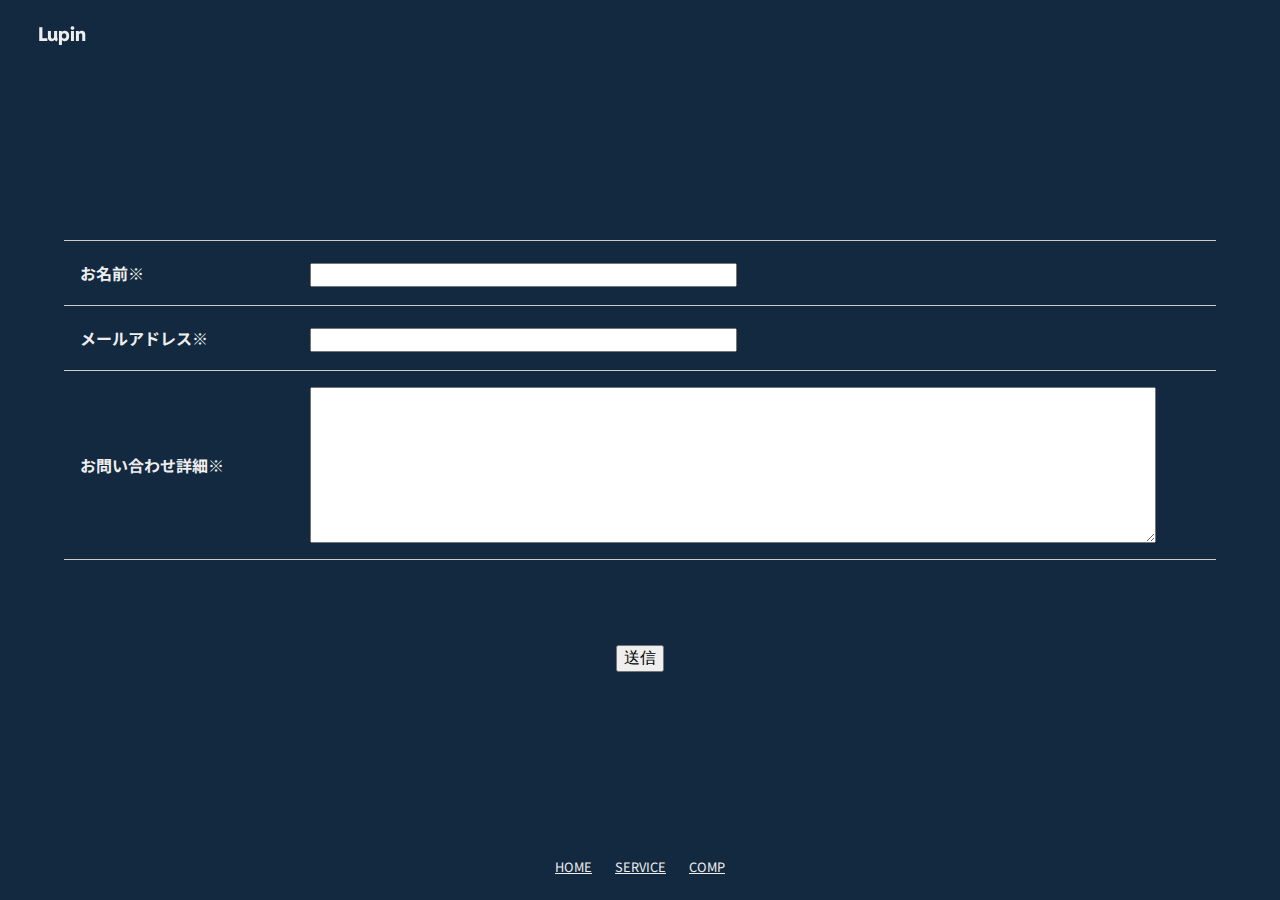
<file: contact.html>
<!DOCTYPE html>
<html lang="ja">
<head>
<meta charset="UTF-8">
<title>企業・ビジネス向け シンプル無料ホームページテンプレート tp_biz62</title>
<meta name="viewport" content="width=device-width, initial-scale=1">
<meta name="description" content="ここにサイト説明を入れます">
<link rel="stylesheet" href="css/style.css">
</head>

<body>

<div id="container">

<header>

<h1 id="logo"><a href="index.html">Lupin</a></h1>

<!--開閉ブロック-->
<div id="menubar">

<nav>
<ul>
<li><a href="index.html">HOME</a></li>
<li><a href="service.html">SERVICE</a></li>
<li><a href="company.html">COMPANY</a></li>
<li><a href="message.html">MESSAGE</a></li>
<li><a href="contact.html">CONTACT</a></li>
</ul>
</nav>

<div class="sh">小さな端末でのみ表示させたいコンテンツがあればここに入れます。</div>

</div>
<!--/#menubar-->

</header>

<div id="contents">

<main>

<section>
<h2 class="c"><span class="fade-in-text">お問い合わせ</span></h2>
<form>

<table class="ta1">
<tr>
<th>お名前※</th>
<td><input type="text" name="お名前" size="30" class="ws"></td>
</tr>
<tr>
<th>メールアドレス※</th>
<td><input type="text" name="メールアドレス" size="30" class="ws"></td>
</tr>
<tr>
<th>お問い合わせ詳細※</th>
<td><textarea name="お問い合わせ詳細" cols="30" rows="10" class="wl"></textarea></td>
</tr>
</table>

<p class="c">
<input type="submit" value="送信">
</p>

</form>

</section>

</main>

</div>
<!--/#contents-->

<ul id="footermenu">
<li><a href="index.html">HOME</a></li>
<li><a href="service.html">SERVICE</a></li>
<li><a href="company.html">COMP
</file>
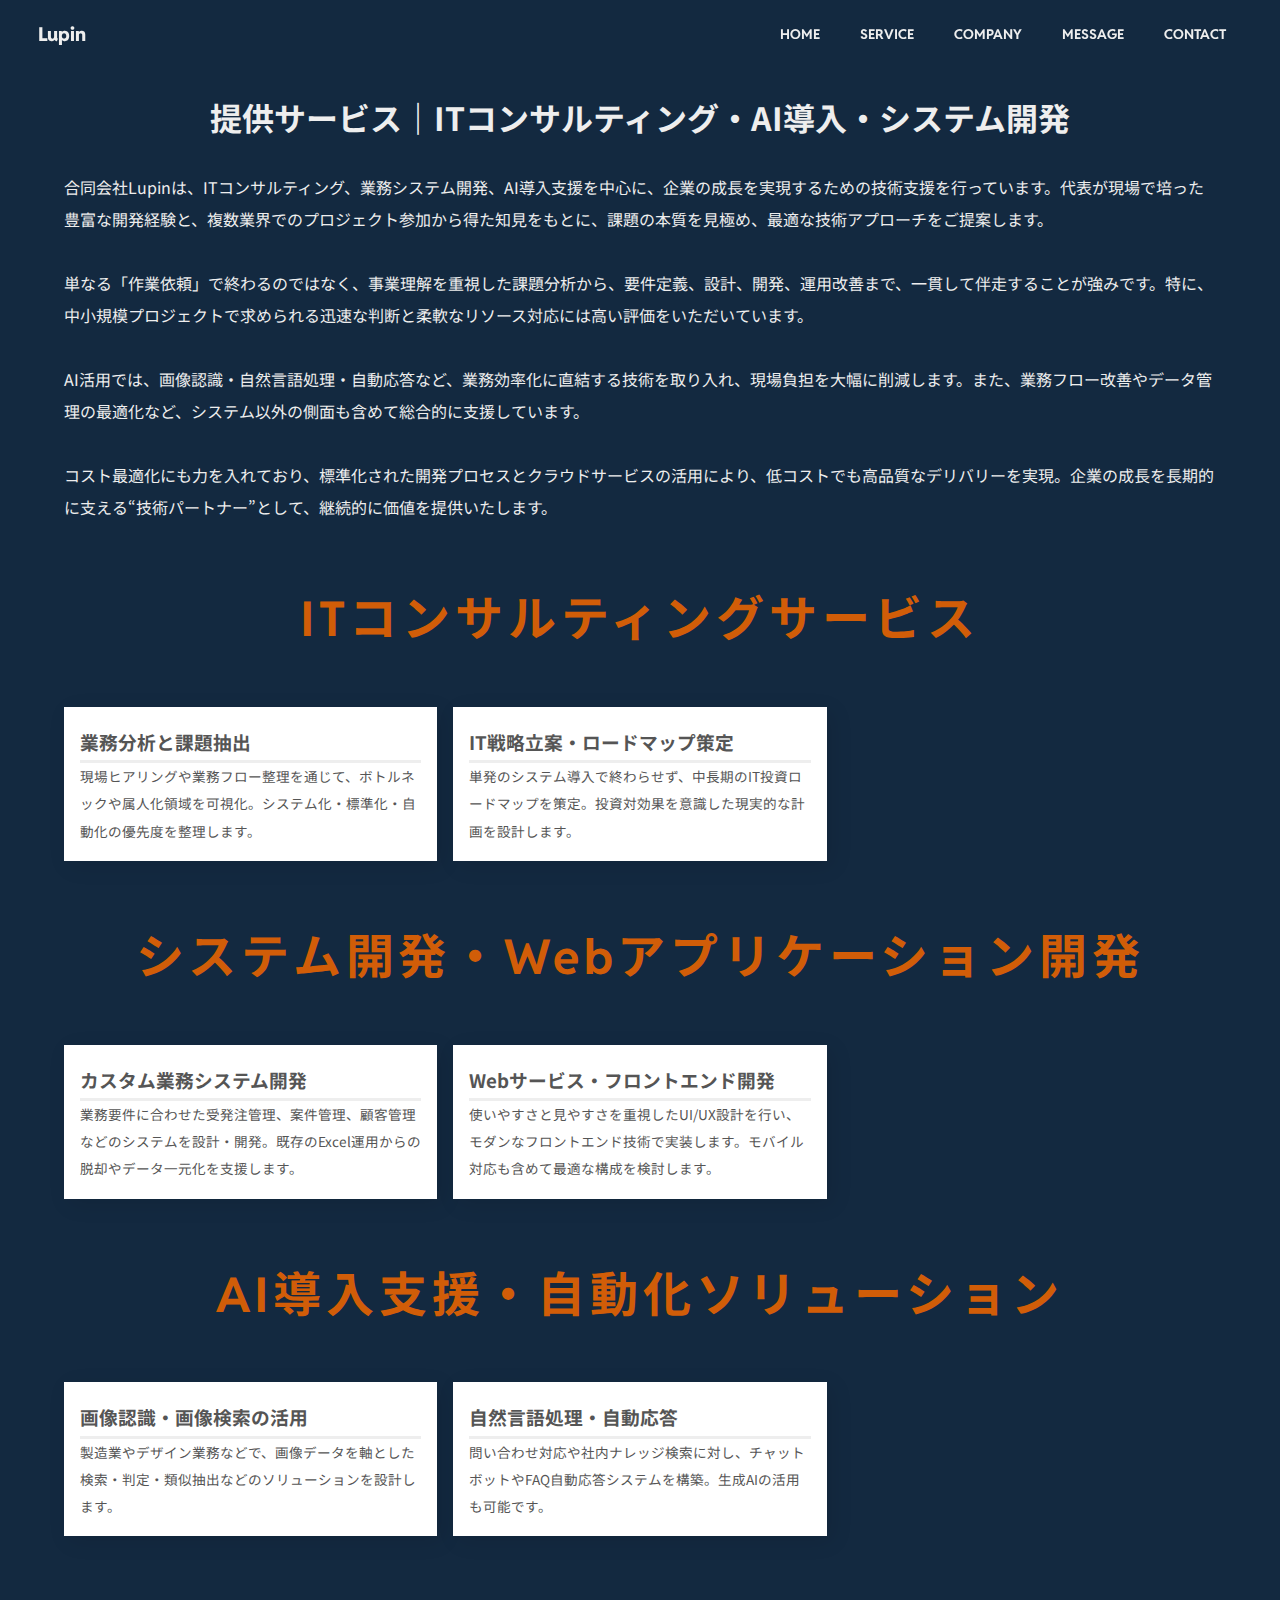
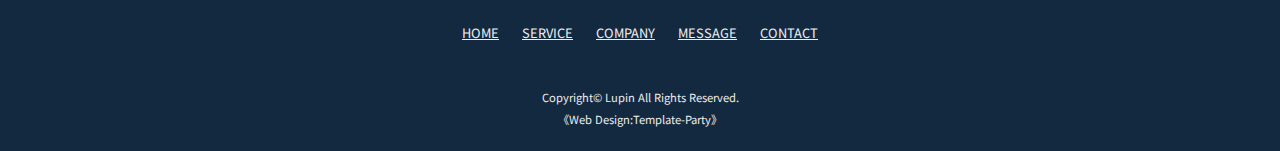
<file: service.html>
<!DOCTYPE html>
<html lang="ja">
<head>
<meta charset="UTF-8">
<title>サービス紹介｜合同会社 Lupin｜ITコンサル・システム開発・AI導入支援</title>
<meta name="viewport" content="width=device-width, initial-scale=1">
<meta name="description" content="合同会社Lupinのサービス紹介。ITコンサルティング、業務システム開発、AI導入、Webアプリ開発から業務改善まで、課題に応じた最適なソリューションを提供します。低コストでスピーディーな開発が強みです。">
<link rel="stylesheet" href="css/style.css">
<script type="application/ld+json">
{
  "@context": "https://schema.org",
  "@type": "Organization",
  "name": "合同会社 Lupin",
  "legalName": "合同会社 Lupin",
  "url": "https://lupin-tech.com",
  "logo": "https://lupin-tech.com/images/logo.png",
  "description": "合同会社 Lupinは、ITコンサルティング、システム開発、AI導入支援、業務改善、自動化ソリューションを提供する技術パートナーです。",
  "founder": "福井涼介",
  "foundingDate": "2025-08-01",
  "email": "ryosuke.fukui@lupin-tech.com",
  "contactPoint": [{
    "@type": "ContactPoint",
    "contactType": "customer support",
    "email": "ryosuke.fukui@lupin-tech.com",
    "areaServed": "JP",
    "availableLanguage": ["Japanese"]
  }]
}
</script>
</head>

<body>

<div id="container">

<header>
<div id="logo"><a href="index.html">Lupin</a></div>
<div id="menubar">
<nav>
<ul>
<li><a href="index.html">HOME</a></li>
<li><a href="service.html">SERVICE</a></li>
<li><a href="company.html">COMPANY</a></li>
<li><a href="message.html">MESSAGE</a></li>
<li><a href="form.html">CONTACT</a></li>
</ul>
</nav>
</div>
</header>

<div id="contents">
<main>

<section>
<h1 class="c">提供サービス｜ITコンサルティング・AI導入・システム開発</h1>
<p>
合同会社Lupinは、ITコンサルティング、業務システム開発、AI導入支援を中心に、企業の成長を実現するための技術支援を行っています。代表が現場で培った豊富な開発経験と、複数業界でのプロジェクト参加から得た知見をもとに、課題の本質を見極め、最適な技術アプローチをご提案します。<br><br>
単なる「作業依頼」で終わるのではなく、事業理解を重視した課題分析から、要件定義、設計、開発、運用改善まで、一貫して伴走することが強みです。特に、中小規模プロジェクトで求められる迅速な判断と柔軟なリソース対応には高い評価をいただいています。<br><br>
AI活用では、画像認識・自然言語処理・自動応答など、業務効率化に直結する技術を取り入れ、現場負担を大幅に削減します。また、業務フロー改善やデータ管理の最適化など、システム以外の側面も含めて総合的に支援しています。<br><br>
コスト最適化にも力を入れており、標準化された開発プロセスとクラウドサービスの活用により、低コストでも高品質なデリバリーを実現。企業の成長を長期的に支える“技術パートナー”として、継続的に価値を提供いたします。
</p>
</section>

<section>
<h2 class="c">ITコンサルティングサービス</h2>
<div class="list-grid1">
  <div class="list">
    <h3>業務分析と課題抽出</h3>
    <p>現場ヒアリングや業務フロー整理を通じて、ボトルネックや属人化領域を可視化。システム化・標準化・自動化の優先度を整理します。</p>
  </div>
  <div class="list">
    <h3>IT戦略立案・ロードマップ策定</h3>
    <p>単発のシステム導入で終わらせず、中長期のIT投資ロードマップを策定。投資対効果を意識した現実的な計画を設計します。</p>
  </div>
</div>
</section>

<section>
<h2 class="c">システム開発・Webアプリケーション開発</h2>
<div class="list-grid1">
  <div class="list">
    <h3>カスタム業務システム開発</h3>
    <p>業務要件に合わせた受発注管理、案件管理、顧客管理などのシステムを設計・開発。既存のExcel運用からの脱却やデータ一元化を支援します。</p>
  </div>
  <div class="list">
    <h3>Webサービス・フロントエンド開発</h3>
    <p>使いやすさと見やすさを重視したUI/UX設計を行い、モダンなフロントエンド技術で実装します。モバイル対応も含めて最適な構成を検討します。</p>
  </div>
</div>
</section>

<section>
<h2 class="c">AI導入支援・自動化ソリューション</h2>
<div class="list-grid1">
  <div class="list">
    <h3>画像認識・画像検索の活用</h3>
    <p>製造業やデザイン業務などで、画像データを軸とした検索・判定・類似抽出などのソリューションを設計します。</p>
  </div>
  <div class="list">
    <h3>自然言語処理・自動応答</h3>
    <p>問い合わせ対応や社内ナレッジ検索に対し、チャットボットやFAQ自動応答システムを構築。生成AIの活用も可能です。</p>
  </div>
</div>
</section>

</main>
</div>

<ul id="footermenu">
<li><a href="index.html">HOME</a></li>
<li><a href="service.html">SERVICE</a></li>
<li><a href="company.html">COMPANY</a></li>
<li><a href="message.html">MESSAGE</a></li>
<li><a href="form.html">CONTACT</a></li>
</ul>

<footer>
<small>Copyright&copy; <a href="index.html">Lupin</a> All Rights Reserved.</small>
<span class="pr"><a href="https://template-party.com/" target="_blank">《Web Design:Template-Party》</a></span>
</footer>

</div>

<div id="menubar_hdr"><span></span><span></span><span></span></div>
<script src="https://ajax.googleapis.com/ajax/libs/jquery/3.6.0/jquery.min.js"></script>
<script src="js/main.js"></script>
</body>
</html>
</file>
<file: css/style.css>
@charset "utf-8";



/*Font Awesomeの読み込み
---------------------------------------------------------------------------*/
@import url("https://cdnjs.cloudflare.com/ajax/libs/font-awesome/6.5.2/css/all.min.css");

/*Google Fontsの読み込み
---------------------------------------------------------------------------*/
@import url('https://fonts.googleapis.com/css2?family=Reddit+Sans:ital,wght@0,200..900;1,200..900&display=swap');
@import url('https://fonts.googleapis.com/css2?family=Noto+Sans+JP:wght@100..900&display=swap');


/*テンプレート専用cssファイルの読み込み
---------------------------------------------------------------------------*/
@import url("slide.css");
@import url("inview.css");


/*CSSカスタムプロパティ（サイト全体を一括管理する為の設定）
---------------------------------------------------------------------------*/
:root {
	--text-color: #eee;				/*テキストカラー*/

	--primary-color: #d15d08;		/*テンプレートのメインまたはアクセントカラー*/
	--primary-inverse-color: #eee;		/*上のprimary-colorの対となる色*/
	
	--global-space: 5vw;			/*サイト内の左右へとる余白を一括管理しています。画面幅100%＝100vwです。*/
}


/*animation1のキーフレーム設定（開閉ブロックのアニメーションに使用）
---------------------------------------------------------------------------*/
@keyframes animation1 {
	0% {left: -200px;}
	100% {left: 0px;}
}


/*opa1のキーフレーム設定（汎用的）
---------------------------------------------------------------------------*/
@keyframes opa1 {
	0% {opacity: 0;}
	100% {opacity: 1;}
}


/*fadeInのキーフレーム設定（テキストのフェードインに使用）
---------------------------------------------------------------------------*/
@keyframes fadeIn {
	0% {opacity: 0;transform: scale(0.8);}
	100% {opacity: 1;transform: scale(1);}
}


/*全体の設定
---------------------------------------------------------------------------*/
body * {box-sizing: border-box;}
html,body {
	height: 100%;
	font-size: 13px;	/*基準となるフォントサイズ。*/
}

	/*画面幅900px以上の追加指定*/
	@media screen and (min-width:900px) {

		html, body {
			font-size: 16px;	/*基準となるフォントサイズ。*/
		}

	}/*追加指定ここまで*/


body {
	margin: 0;padding:0;
	font-family: "Noto Sans JP", "Hiragino Kaku Gothic Pro", "ヒラギノ角ゴ Pro W3", Meiryo, "メイリオ", "Osaka", "MS PGothic", "ＭＳ Ｐゴシック", sans-serif;	/*フォント種類（ゴシック）*/
	font-optical-sizing: auto;
	/*font-weight: 300;*/
	-webkit-text-size-adjust: none;
	background: #132940;	/*背景色*/
	color: var(--text-color);	/*文字色。css冒頭で指定しているtext-colorを読み込みます*/
	line-height: 2;		/*行間*/
}

/*リセット*/
figure {margin: 0;}
dd {margin: 0;}
nav,ul,li,ol {margin: 0;padding: 0;}
nav ul {list-style: none;}
section li {margin-left: 1rem;}

/*table全般の設定*/
table {border-collapse:collapse;}

/*画像全般の設定*/
img {border: none;max-width: 100%;height: auto;vertical-align: middle;}

/*videoタグ*/
video {max-width: 100%;}

/*iframeタグ*/
iframe {width: 100%;}

/*他*/
input {font-size: 1rem;}
section + section {
	margin-top: 3rem;
}


/*リンクテキスト全般の設定
---------------------------------------------------------------------------*/
a {
	color: var(--text-color);	/*文字色。css冒頭で指定しているtext-colorを読み込みます*/
	transition: 0.3s;	/*hoverまでにかける時間。0.3秒。*/
}

/*マウスオン時*/
a:hover {
	text-decoration: none;	/*下線を消す*/
	color: var(--primary-color);	/*文字色。css冒頭で指定しているprimary-colorを読み込みます*/
}


/*コンテナー（サイト全体を囲むブロック）
---------------------------------------------------------------------------*/
body:not(.home) #container {
	height: 100%;
	display: flex;
	flex-direction: column;	/*子要素を縦並びにする*/
	justify-content: space-between;	/*並びかたの種類の指定*/
}


/*コンテンツ（フッター関連「以外」を囲むブロック）
---------------------------------------------------------------------------*/
#contents {
	flex: 1;
	padding: var(--global-space);	/*コンテンツ内の余白。css冒頭で指定しているglobal-spaceを読み込みます。*/
}

	/*画面幅600px以下の追加指定*/
	@media screen and (max-width:600px) {

	#contents {
		padding-top: 80px;	/*コンテンツ内の上の余白だけ上書き*/
	}

	}/*追加指定ここまで*/


/*header（ロゴが入った最上段のブロック）
---------------------------------------------------------------------------*/
/*ヘッダーブロック*/
header {
	display: flex;					/*flexボックスを使う指定*/
	align-items: center;			/*垂直揃えの指定。天地中央に配置されるように。*/
	justify-content: space-between;
	height: 70px;					/*ヘッダーの高さ*/
	padding: 1vw 3vw;				/*ヘッダー内の余白。上下、左右への順番。*/
	font-family: "Reddit Sans", "Noto Sans JP", sans-serif;
	font-optical-sizing: auto;
	font-weight: 700;
	font-style: normal;
    position: absolute;
    z-index: 1;
    width: 100%;
}

	/*画面幅900px以上の追加指定*/
	@media screen and (min-width:900px) {
	
	/*ヘッダーブロック*/
	header {
		position: fixed;	/*スクロールしても動かないようにする指定。*/
	}
	
	}

/*ロゴ（※画像にする場合）*/
#logo img {
	display: block;
	width: 160px;	/*ロゴ画像の幅*/
}

/*ロゴ（テキストにする場合）*/
#logo a {
	display: block;text-decoration: none;
	font-size: 1.2rem;	/*文字サイズを120%に*/
	font-weight: 800;	/*文字の太さ*/
}


/*メニューブロック初期設定
---------------------------------------------------------------------------*/
/*メニューをデフォルトで非表示*/
#menubar {display: none;}
#menubar ul {list-style: none;margin: 0;padding: 0;}
#menubar a {display: block;text-decoration: none;}

/*上で非表示にしたメニューを表示させる為の設定*/
.large-screen #menubar {display: block;}
.small-screen #menubar.display-block {display: block;}

/*3本バーをデフォルトで非表示*/
#menubar_hdr.display-none {display: none;}

/*ドロップダウンをデフォルトで非表示*/
.ddmenu_parent ul {display: none;}

/*ドロップダウンの親メニューのカーソル表示を変更*/
a.ddmenu {cursor: default;}

/*ddmenuを指定しているメニューに矢印アイコンをつける設定*/
a.ddmenu::before {
	font-family: "Font Awesome 6 Free";	/*Font Awesomeを使う指示*/
	content: "\f078";		/*使いたいアイコン名（Font Awesome）をここで指定*/
	font-weight: bold;		/*この手の設定がないとアイコンが出ない場合があります*/
	margin-right: 0.5em;	/*アイコンとテキストとの間に空けるスペース*/
}


/*大きな端末用のメニューブロック設定
---------------------------------------------------------------------------*/
/*メニューブロック全体の設定*/
.large-screen #menubar > nav > ul {
	display: flex;		/*横並びにする*/
	font-size: 0.85rem;	/*文字サイズ。85%。*/
	gap: 0.5rem;		/*メニュー同士の間に空けるマージン的な要素*/
}

/*メニュー１個あたりの設定*/
.large-screen #menubar li a {
	border-radius: 100px;	/*角を丸くする指定。適当に大きければOKです。*/
	padding: 0.2rem 1rem;	/*上下、左右へのメニュー内の余白*/
}

/*マウスオン時*/
.large-screen #menubar li a:hover {
	background: #fff;		/*背景色*/
}


/*大きな端末、小さな端末、共通のドロップダウンメニュー設定
---------------------------------------------------------------------------*/
/*ドロップダウンブロック*/
.large-screen #menubar ul ul,
.small-screen #menubar ul ul {
	animation: opa1 0.5s 0.1s both;	/*0.1秒待機後、0.5秒かけてフェードイン表示*/
}


/*大きな端末用のドロップダウンメニュー
---------------------------------------------------------------------------*/
/*ドロップダウンメニューブロック全体*/
.large-screen #menubar ul ul {
	position: absolute;z-index: 100;
}

/*メニュー１個あたり*/
.large-screen #menubar ul ul a {
	margin-top: 0.4rem;	/*上に空けるスペース。メニュー同士の隙間です。*/
}


/*小さな端末用の開閉ブロック
---------------------------------------------------------------------------*/
/*メニューブロック設定*/
.small-screen #menubar.display-block {
	position: fixed;overflow: auto;z-index: 100;
	left: 0px;top: 0px;
	width: 100%;
	height: 100%;
	padding-top: 90px;
	background: rgba(0,0,0,0.9);		/*背景色*/
	animation: animation1 0.2s both;	/*animation1を実行する。0.2sは0.2秒の事。*/
}

/*メニュー１個あたりの設定*/
.small-screen #menubar nav ul li {
	border: 1px solid #ccc;	/*枠線の幅、線種、色*/
	margin: 1rem;			/*メニューの外側に空けるスペース*/
	border-radius: 5px;		/*角を丸くする指定*/
	padding: 0 2rem;		/*メニュー内の余白。上下、左右へ。*/
}
.small-screen #menubar a {
	padding: 1rem;	/*メニュー内の余白*/
}

/*文字色*/
.small-screen #menubar, .small-screen #menubar a {
	color: #fff;
}

/*900px以下でのみ表示させるブロック*/
#menubar .sh {
	font-weight: normal;		/*文字の太さを標準にする*/
	padding: 1rem 2rem 2rem;	/*上、左右、下へのブロック内の余白*/
}


/*３本バー（ハンバーガー）アイコン設定
---------------------------------------------------------------------------*/
/*３本バーを囲むブロック*/
#menubar_hdr {
	animation: opa1 0s 0.2s both;
	position: fixed;z-index: 101;
	cursor: pointer;
	right: 3vw;			/*右からの配置場所指定*/
	top: 1vw;				/*上からの配置場所指定*/
	padding: 16px 14px;		/*上下、左右への余白*/
	width: 46px;			/*幅（３本バーが出ている場合の幅になります）*/
	height: 46px;			/*高さ*/
	display: flex;					/*flexボックスを使う指定*/
	flex-direction: column;			/*子要素（３本バー）部分。flexはデフォルトで横並びになるので、それを縦並びに変更。*/
	justify-content: space-between;	/*並びかたの種類の指定*/
}

/*バー１本あたりの設定*/
#menubar_hdr span {
	display: block;
	transition: 0.3s;	/*アニメーションにかける時間。0.3秒。*/
	border-top: 1.5px solid #333;	/*線の幅、線種、色*/
}

/*×印が出ている状態の3本バーの背景色*/
#menubar_hdr.ham {
	background: #ff0000;
}

/*×印が出ている状態の設定。※１本目および２本目のバーの共通設定。*/
#menubar_hdr.ham span:nth-of-type(1),
#menubar_hdr.ham span:nth-of-type(3) {
	transform-origin: center center;	/*変形の起点。センターに。*/
	width: 20px;						/*バーの幅*/
	border-color: #fff;					/*線の色だけ上書き*/
}

/*×印が出ている状態の設定。※１本目のバー。*/
#menubar_hdr.ham span:nth-of-type(1){
	transform: rotate(45deg) translate(3.8px, 5px);	/*回転45°と、X軸Y軸への移動距離の指定*/
}

/*×印が出ている状態の設定。※３本目のバー。*/
#menubar_hdr.ham span:nth-of-type(3){
	transform: rotate(-45deg) translate(3.8px, -5px);	/*回転-45°と、X軸Y軸への移動距離の指定*/
}

/*×印が出ている状態の設定。※２本目のバー。*/
#menubar_hdr.ham span:nth-of-type(2){
	display: none;	/*２本目は使わないので非表示にする*/
}


/*main
---------------------------------------------------------------------------*/
/*h2(見出し)要素*/
main h2 {
	font-family: "Reddit Sans", "Noto Sans JP", sans-serif;
	font-size: 3rem;		/*文字サイズ。基準の3倍の大きさに。*/
	letter-spacing: 0.1em;	/*文字間隔を少しだけ広く*/
	color: var(--primary-color);	/*文字色。css冒頭で指定しているprimary-colorを読み込みます*/
}

/*bg1背景の上でのh2*/
.bg1 h2 {
	color: var(--primary-inverse-color);	/*文字色。css冒頭で指定しているprimary-inverse-colorを読み込みます*/
}

/*h2内の小文字部分*/
main h2 .hosoku {
	display: block;font-weight: normal;
	font-size: 0.3em;	/*親要素の40%のサイズに*/
}

/*h3(見出し)要素*/
main h3 {
	display: inline-block;
	border-bottom: 3px solid var(--text-color);	/*下線の幅、線種、varは色のことで、css冒頭で指定しているtext-colorを読み込みます*/
}


/*2カラム
---------------------------------------------------------------------------*/
.main-contents {
	margin-bottom: 5rem;	/*ボックスの下に空けるスペース。subとの間の余白です。5文字分。*/
}

	/*画面幅900px以上の追加指定*/
	@media screen and (min-width:900px) {

	/*カラムで使う為の指定*/
	main.column {
		display: flex;					/*横並びにする*/
		justify-content: space-between;	/*並びかたの種類の指定*/
		gap: 2rem;						/*main-contentsとsub-contentsの間のマージン的な隙間*/
	}
	
	/*main-contentsブロック*/
	.main-contents {
		margin-bottom: 0;
		order: 2;		/*並び順。数字の小さい順番に表示されます。*/
		flex: 1;
	}
	
	/*sub-contentsブロック共通*/
	.sub-contents {
		width: 230px;	/*幅*/
	}
	
	/*1つ目のsub-contents*/
	.sub-contents:nth-child(2) {
		order: 1;	/*並び順。数字の小さい順番に表示されます。*/
	}
	
	/*2つ目のsub-contents*/
	.sub-contents:nth-child(3) {
		order: 3;	/*並び順。数字の小さい順番に表示されます。３番目という意味なので一番右側に表示されます。*/
	}
	
	}/*追加指定ここまで*/


/*サブコンテンツ設定
---------------------------------------------------------------------------*/
/*サブコンテンツ内のh3要素(見出し)*/
.sub-contents h3 {
	display: block;
	margin: 0;
	text-align: center;	/*テキストをセンタリング*/
	border-radius: 5px 5px 0px 0px;	/*角を丸くする指定。左上、右上、右下、左下の順番。*/
	border: 1px solid #ccc;			/*下線の幅、線種、色*/
	background: linear-gradient(transparent, rgba(0,0,0,0.03));/*背景グラデーション。transparentは透明の事。0,0,0は黒の事で0.03は色が3%出た状態。*/
	padding: 0.5rem 0;	/*上下、左右への見出し内の余白*/
}


/*サブメニュー設定
---------------------------------------------------------------------------*/
/*サブメニューブロック全体*/
.submenu {
	padding: 0;
	margin: 0 0 1rem;	/*上、左右、下へのマージン*/
}

/*メニュー１個あたり*/
.submenu a {
	display: block;text-decoration: none;
	padding: 0.2rem 1rem;	/*上下、左右へのメニュー内の余白*/
}

/*メニュー１個あたり（子メニュー以外）*/
.submenu > li {
	border: 1px solid #ccc;	/*枠線の幅、線種、色*/
	border-top: none;		/*上の線だけなくす*/
}

/*子メニュー*/
.submenu li li a {
	padding-left: 2rem;	/*左に余白を空ける*/
}

/*h3見出しの下にサブメニューが続く場合にメニューの上の線をなくす*/
.sub-contents h3 + nav .submenu {
	border-top: none;
}


/*フッターメニュー
---------------------------------------------------------------------------*/
/*メニューブロック全体*/
#footermenu {
	margin: 0 !important;
	padding: 20px;		/*ブロック内の余白*/
	text-align: center;	/*テキストを中央に*/
	font-size: 0.8rem;	/*文字サイズ。bodyのfont-sizeの80%です。*/
}

/*メニュー１個あたり*/
#footermenu li {
	display: inline-block;	/*簡易的に横並びにする*/
	padding: 0 10px;		/*上下、左右への余白*/
}


/*フッター設定
---------------------------------------------------------------------------*/
footer small {font-size: 100%;}
footer {
	font-size: 0.7rem;		/*文字サイズ。bodyのfont-sizeの70%です。*/
	text-align: center;		/*内容をセンタリング*/
	padding: 20px;			/*ボックス内の余白*/
}

/*リンクテキスト*/
footer a {color: inherit;text-decoration: none;}

/*著作部分*/
footer .pr {display: block;}


/*テキストのフェードイン設定
---------------------------------------------------------------------------*/
/* 初期状態でテキストを非表示にする */
.fade-in-text {
    visibility: hidden;
}

/* アニメーションを適用するクラス。
animationの行の「0.05s」が文字の出現のなめらかさで、大きいほどなめらかに出てきます。
１文字ずつの出現する際の時差は、js/main.jsの「テキストのフェードイン効果」の中にある「0.2」で調整できます。*/
.char {
    display: inline-block;
    opacity: 0;
    animation: fadeIn 0.05s linear both;
}


/*お知らせブロック
---------------------------------------------------------------------------*/
/*記事の下に空ける余白*/
.new dd {
	padding-bottom: 1rem;
}

/*ブロック内のspan。日付の横のアイコン的な部分の共通設定*/
.new dt span {
	display: inline-block;
	text-align: center;
	line-height: 1.8;		/*行間（アイコンの高さ）*/
	border-radius: 3px;		/*角を丸くする指定*/
	width: 8rem;			/*幅。６文字分。*/
	transform: scale(0.8);	/*80%のサイズに縮小*/
	background: #fff;		/*背景色*/
	color:#777;				/*文字色*/
	border: 1px solid #333;
}

/*icon-bg1*/
.new .icon-bg1 {
	background: #333;	/*背景色*/
	color: #fff;		/*文字色*/
}

/*icon-bg2*/
.new .icon-bg2 {
	background: #ff0000;	/*背景色*/
	color: #fff;			/*文字色*/
}

	/*画面幅700px以上の追加指定*/
	@media screen and (min-width:700px) {

	/*ブロック全体*/
	.new {
		display: grid;	/*gridを使う指定*/
		grid-template-columns: auto 1fr;	/*横並びの指定。日付とアイコン部分の幅は自動で、内容が入るブロックは残り幅一杯とる。*/
	}

	}/*追加指定ここまで*/


/*list-grid1
---------------------------------------------------------------------------*/
/*listブロック全体を囲むブロック*/
.list-grid1 {
	display: grid;
	color: #555;	/*文字色*/
}

/*ボックス１個あたり*/
.list-grid1 .list {
    display: grid;
}

/*list内の全ての要素のmarginとpaddingを一旦リセット*/
.list-grid1 .list * {
	margin: 0;padding: 0;
}

/*ボックス内のp要素*/
.list-grid1 .list p {
	font-size: 0.85rem;	/*文字サイズを85%に*/
}

	/*画面幅500px以上の追加指定*/
	@media screen and (min-width:500px) {

	/*listブロック全体を囲むブロック*/
	.list-grid1 {
		grid-template-columns: repeat(2, 1fr);	/*2列にする指定。4列にしたければrepeat(4, 1fr)とする。*/
		gap: 1rem;	/*ブロックの間に空けるマージン的な指定*/
	}

	}/*追加指定ここまで*/


	/*画面幅800px以上の追加指定*/
	@media screen and (min-width:800px) {

	/*listブロック全体を囲むブロック*/
	.list-grid1 {
		grid-template-columns: repeat(3, 1fr);	/*3列にする指定。4列にしたければrepeat(4, 1fr)とする。*/
		gap: 1rem;	/*ブロックの間に空けるマージン的な指定*/
	}

	}/*追加指定ここまで*/


/*ボックス１個あたり*/
.list-grid1 .list {
	padding: 1rem;			/*ボックス内の余白*/
	background: #fff;		/*背景色*/
    grid-template-rows: auto 1fr;	/*１つ目（この場合はfigure要素のサイズ）は自動に、２つ目（この場合はtextブロック））を残った幅で使う*/
	box-shadow: 5px 5px 20px rgba(0,0,0,0.1);	/*ボックスの影。右へ、下へ、ぼかし幅、0,0,0は黒の事で0.1は色が10%出た状態。*/
}

/*ボックス内のfigure画像*/
.list-grid1 .list figure img {
	margin-bottom: 0.5rem;	/*画像の下に空けるスペース*/
}


/*ボタン（btnと、btn-border-radius）
---------------------------------------------------------------------------*/
/*ボタン共通*/
.btn a,
.btn-border-radius a {
	display: block;text-decoration: none;
	font-size: 1rem;
	text-align: center;		/*テキストをセンタリング*/
	background: var(--primary-color) !important;	/*背景色。css冒頭で指定しているprimary-colorを読み込みます*/
	color: var(--primary-inverse-color) !important;	/*文字色。css冒頭で指定しているprimary-inverse-colorを読み込みます*/
	padding: 0.5rem !important;		/*ボタン内の余白*/
	margin-top: 1rem !important;
}

/*ボタン共通（マウスオン時に少し明るくする）*/
.btn a:hover,
.btn-border-radius a:hover {
	filter: brightness(1.2);
}

/*btn-border-radiusの上書き*/
.btn-border-radius a {
	display: inline-block;
	padding: 0.5rem 2rem !important;	/*ボタン内の余白*/
	border-radius: 100px;	/*角丸の指定。適当に大きければOK。*/
	background: #f53e72 !important;
}


/*bg1背景色がついたブロック
---------------------------------------------------------------------------*/
.bg1 {
	position: relative;
	background: var(--primary-color);	/*背景色。css冒頭で指定しているprimary-colorを読み込みます*/
	color: var(--primary-inverse-color);	/*文字色。css冒頭で指定しているprimary-inverse-colorを読み込みます*/
	padding-top: 5vw;		/*ボックス内の上に空ける余白。お好みで調整して下さい。*/
	padding-bottom: 5vw;	/*ボックス内の下に空ける余白。お好みで調整して下さい。*/
	margin-top: 10vw;		/*ボックス外の上に空ける余白。お好みで調整して下さい。*/
	margin-bottom: 10vw;	/*ボックス外の下に空ける余白。お好みで調整して下さい。*/
	
	/*以下は変更不要*/
	margin-left: calc(-1 * var(--global-space));
	margin-right: calc(-1 * var(--global-space));
	padding-left: var(--global-space);
	padding-right: var(--global-space);
}
.bg1 a {
	color: inherit;
}

/*以下のheightの行が傾斜の角度です。vwという単位は画面幅に対してで、画面幅100%＝100vwになります。
つまり、画面幅に対して常に同じ傾斜具合になります。1pxの数字は時々隙間が発生するのでそれを防ぐ為の措置です。
傾斜（height）を変更したい場合は、下にある「.bg1::before」のtopと「.bg1::after」のbottomの数字も変更。*/
.bg1::before, .bg1::after {
	content: "";
	position: absolute;
	left: 0;
	width: 100%;
	height: calc(5vw + 1px);
	background: var(--primary-color);	/*背景色。css冒頭で指定しているprimary-colorを読み込みます*/
}

.bg1::before {
	top: -5vw;	/*上の、heightの「5vw」と数字を揃えて先頭にマイナスをつける*/
	clip-path: polygon(0 100%, 100% 0, 100% 100%);	/*三角形の形を作っています*/
}

.bg1::after {
	bottom: -5vw;	/*上の、heightの「5vw」と数字を揃えて先頭にマイナスをつける*/
	clip-path: polygon(0 0, 100% 0, 0 100%);	/*三角形の形を作っています*/
}


/*詳細ページのサムネイル切り替えブロック
---------------------------------------------------------------------------*/
/*大きな画像が表示されるブロック*/
.thumbnail-view-parts {
	max-width: 1000px;		/*最大幅*/
	margin: 0 auto 1rem;	/*ブロック要素を中央に配置。下に1文字分のマージンをとる。*/
	text-align: center;		/*画像が小さい場合でもセンタリングされるように*/
}

/*サムネイル全体を囲むブロック*/
.thumbnail-parts {
	display: flex;				/*flexを使う指定*/
	justify-content: center;	/*並びかたの種類の指定。これはセンタリングする指定。*/
	margin-bottom: 2rem;		/*下に空けるスペース。２文字分。*/
}

/*サムネイル画像*/
.thumbnail-parts img {
	width: 100px;		/*サムネイルの幅*/
	margin: 2px;		/*サムネイル間のスペース*/
	cursor: pointer;	/*リンクタグではないが、クリックできる事をわかりやすくする為にリンクと同じポインターにしておきます。*/
	transition: 0.3s;	/*マウスオンまでにかける時間。3秒。*/
}
.thumbnail-parts img:hover {
	opacity: 0.8;	/*マウスオン時に80%だけ色を出す。つまり薄くなります。*/
}


/*テーブル（ta1）
---------------------------------------------------------------------------*/
/*テーブル１行目に入った見出し部分（※caption）*/
.ta1 caption {
	font-weight: bold;		/*太字に*/
	padding: 0.5rem 1rem;	/*ボックス内の余白*/
	background: var(--primary-color);		/*背景色*/
	margin-bottom: 1rem;	/*下に空けるスペース*/
	border-radius: 5px;		/*角を丸くする指定*/
}

/*ta1テーブルブロック設定*/
.ta1 {
	table-layout: fixed;
	border-top: 1px solid #ccc;	/*テーブルの一番上の線。幅、線種、色*/
	width: 100%;				/*幅*/
	margin-bottom: 5rem;		/*テーブルの下に空けるスペース。5文字分。*/
}

/*tr（１行分）タグ設定*/
.ta1 tr {
	border-bottom: 1px solid #ccc;	/*テーブルの下線。幅、線種、色*/
}

/*th（左側）、td（右側）の共通設定*/
.ta1 th, .ta1 td {
	padding: 1rem;		/*ボックス内の余白*/
	word-break: break-all;	/*英語などのテキストを改行で自動的に折り返す設定。これがないと、テーブルを突き抜けて表示される場合があります。*/
}

/*th（左側）のみの設定*/
.ta1 th {
	width: 30%;			/*幅*/
	text-align: left;	/*左よせにする*/
}

	/*画面幅900px以上の追加指定*/
	@media screen and (min-width:900px) {

		/*th（左側）のみの設定*/
		.ta1 th {
			width: 20%;		/*幅*/
		}

	}/*追加指定ここまで*/


/*PAGE TOP（↑）設定
---------------------------------------------------------------------------*/
.pagetop-show {display: block;}

/*ボタンの設定*/
.pagetop a {
	display: block;text-decoration: none;text-align: center;z-index: 99;
	position: fixed;	/*スクロールに追従しない(固定で表示)為の設定*/
	right: 20px;		/*右からの配置場所指定*/
	bottom: 20px;		/*下からの配置場所指定*/
	color: #fff;		/*文字色*/
	font-size: 1.5rem;	/*文字サイズ*/
	background: rgba(0,0,0,0.2);	/*背景色。0,0,0は黒の事で0.2は色が20%出た状態。*/
	width: 60px;		/*幅*/
	line-height: 60px;	/*高さ*/
	border-radius: 50%;	/*円形にする*/
}


/*その他
---------------------------------------------------------------------------*/
.clearfix::after {content: "";display: block;clear: both;}
.color-check, .color-check a {color: #ff0000 !important;}
.l {text-align: left !important;}
.c {text-align: center !important;}
.r {text-align: right !important;}
.ws {width: 95%;display: block;}
.wl {width: 95%;display: block;}
.mb0 {margin-bottom: 0px !important;}
.mb30 {margin-bottom: 30px !important;}
.look {display: inline-block;padding: 0px 10px;background: #eee;color: #333;border: 1px solid #ccc; border-radius: 3px;margin: 5px 0; word-break: break-all;}
.small {font-size: 0.75em;}
.large {font-size: 2em; letter-spacing: 0.1em;}
.pc {display: none;}
.dn {display: none !important;}
.block {display: block !important;}

	/*画面幅900px以上の追加指定*/
	@media screen and (min-width:900px) {

	.ws {width: 48%;display: inline;}
	.sh {display: none;}
	.pc {display: block;}

	}/*追加指定ここまで*/
</file>
